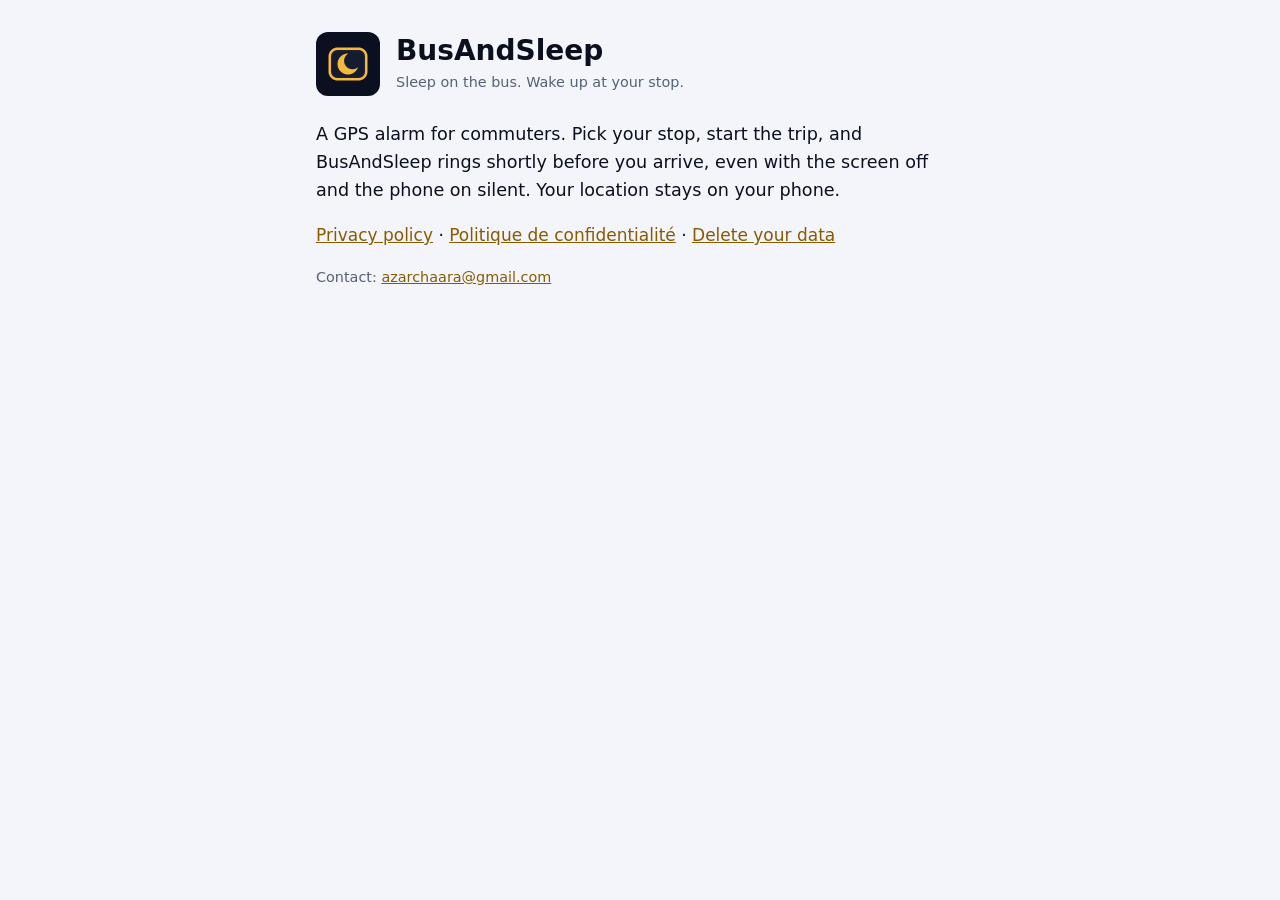
<file: index.html>
<!doctype html>
<html lang="en">
<head>
  <meta charset="utf-8">
  <meta name="viewport" content="width=device-width, initial-scale=1">
  <title>BusAndSleep</title>
  <link rel="icon" href="icon.png">
  <link rel="stylesheet" href="style.css">
</head>
<body>
<main>
  <header>
    <img src="icon.png" alt="" width="64" height="64">
    <div>
      <h1>BusAndSleep</h1>
      <p class="meta">Sleep on the bus. Wake up at your stop.</p>
    </div>
  </header>
  <p class="lead">A GPS alarm for commuters. Pick your stop, start the trip, and BusAndSleep rings shortly before you arrive, even with the screen off and the phone on silent. Your location stays on your phone.</p>
  <p><a href="privacy.html">Privacy policy</a> · <a href="privacy.html#fr">Politique de confidentialité</a> · <a href="delete-data.html">Delete your data</a></p>
  <p class="meta">Contact: <a href="mailto:azarchaara@gmail.com">azarchaara@gmail.com</a></p>
</main>
</body>
</html>
</file>
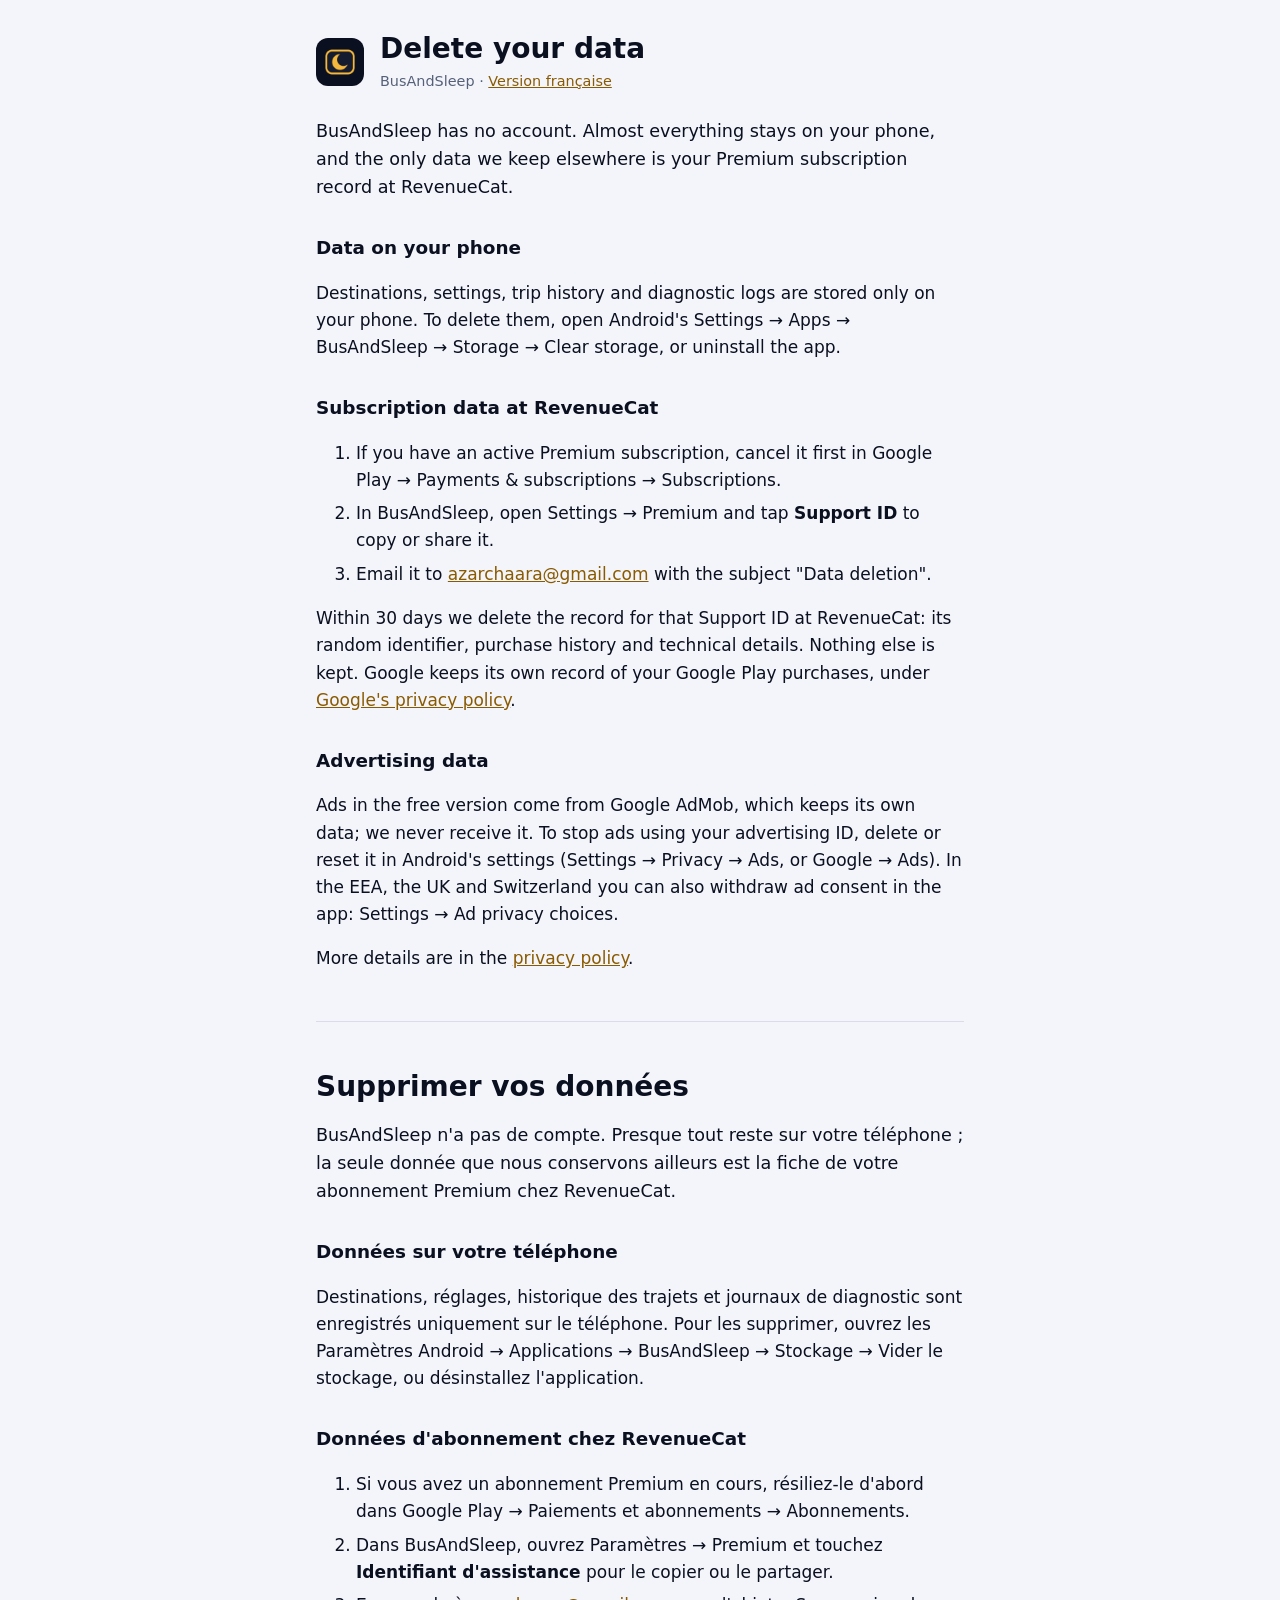
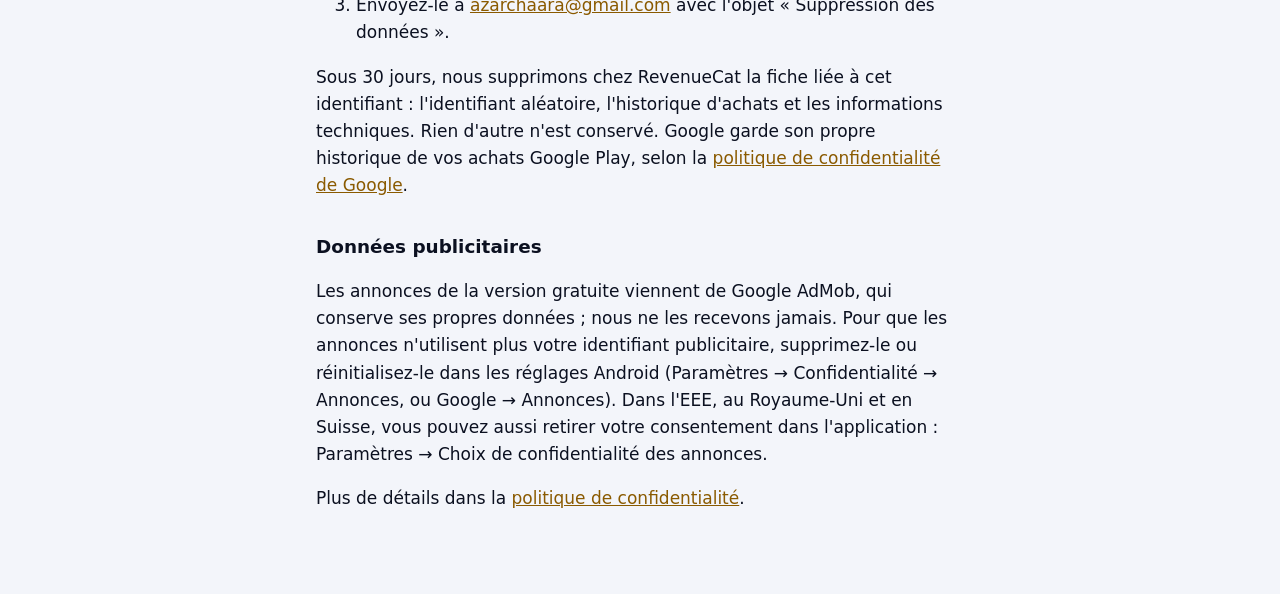
<file: delete-data.html>
<!doctype html>
<html lang="en">
<head>
  <meta charset="utf-8">
  <meta name="viewport" content="width=device-width, initial-scale=1">
  <title>BusAndSleep Data Deletion</title>
  <link rel="icon" href="icon.png">
  <link rel="stylesheet" href="style.css">
</head>
<body>
<main>
  <header>
    <a href="./"><img src="icon.png" alt="" width="48" height="48"></a>
    <div>
      <h1>Delete your data</h1>
      <p class="meta">BusAndSleep · <a href="#fr">Version française</a></p>
    </div>
  </header>

  <section>
    <p class="lead">BusAndSleep has no account. Almost everything stays on your phone, and the only data we keep elsewhere is your Premium subscription record at RevenueCat.</p>
  </section>

  <section>
    <h2>Data on your phone</h2>
    <p>Destinations, settings, trip history and diagnostic logs are stored only on your phone. To delete them, open Android's Settings → Apps → BusAndSleep → Storage → Clear storage, or uninstall the app.</p>
  </section>

  <section>
    <h2>Subscription data at RevenueCat</h2>
    <ol>
      <li>If you have an active Premium subscription, cancel it first in Google Play → Payments &amp; subscriptions → Subscriptions.</li>
      <li>In BusAndSleep, open Settings → Premium and tap <strong>Support ID</strong> to copy or share it.</li>
      <li>Email it to <a href="mailto:azarchaara@gmail.com?subject=BusAndSleep%20data%20deletion">azarchaara@gmail.com</a> with the subject "Data deletion".</li>
    </ol>
    <p>Within 30 days we delete the record for that Support ID at RevenueCat: its random identifier, purchase history and technical details. Nothing else is kept. Google keeps its own record of your Google Play purchases, under <a href="https://policies.google.com/privacy">Google's privacy policy</a>.</p>
    <h2>Advertising data</h2>
    <p>Ads in the free version come from Google AdMob, which keeps its own data; we never receive it. To stop ads using your advertising ID, delete or reset it in Android's settings (Settings → Privacy → Ads, or Google → Ads). In the EEA, the UK and Switzerland you can also withdraw ad consent in the app: Settings → Ad privacy choices.</p>
    <p>More details are in the <a href="privacy.html">privacy policy</a>.</p>
  </section>

  <hr>

  <section id="fr" lang="fr">
    <h1>Supprimer vos données</h1>
    <p class="lead">BusAndSleep n'a pas de compte. Presque tout reste sur votre téléphone ; la seule donnée que nous conservons ailleurs est la fiche de votre abonnement Premium chez RevenueCat.</p>

    <h2>Données sur votre téléphone</h2>
    <p>Destinations, réglages, historique des trajets et journaux de diagnostic sont enregistrés uniquement sur le téléphone. Pour les supprimer, ouvrez les Paramètres Android → Applications → BusAndSleep → Stockage → Vider le stockage, ou désinstallez l'application.</p>

    <h2>Données d'abonnement chez RevenueCat</h2>
    <ol>
      <li>Si vous avez un abonnement Premium en cours, résiliez-le d'abord dans Google Play → Paiements et abonnements → Abonnements.</li>
      <li>Dans BusAndSleep, ouvrez Paramètres → Premium et touchez <strong>Identifiant d'assistance</strong> pour le copier ou le partager.</li>
      <li>Envoyez-le à <a href="mailto:azarchaara@gmail.com?subject=BusAndSleep%20suppression%20des%20donn%C3%A9es">azarchaara@gmail.com</a> avec l'objet « Suppression des données ».</li>
    </ol>
    <p>Sous 30 jours, nous supprimons chez RevenueCat la fiche liée à cet identifiant : l'identifiant aléatoire, l'historique d'achats et les informations techniques. Rien d'autre n'est conservé. Google garde son propre historique de vos achats Google Play, selon la <a href="https://policies.google.com/privacy">politique de confidentialité de Google</a>.</p>
    <h2>Données publicitaires</h2>
    <p>Les annonces de la version gratuite viennent de Google AdMob, qui conserve ses propres données ; nous ne les recevons jamais. Pour que les annonces n'utilisent plus votre identifiant publicitaire, supprimez-le ou réinitialisez-le dans les réglages Android (Paramètres → Confidentialité → Annonces, ou Google → Annonces). Dans l'EEE, au Royaume-Uni et en Suisse, vous pouvez aussi retirer votre consentement dans l'application : Paramètres → Choix de confidentialité des annonces.</p>
    <p>Plus de détails dans la <a href="privacy.html#fr">politique de confidentialité</a>.</p>
  </section>
</main>
</body>
</html>
</file>
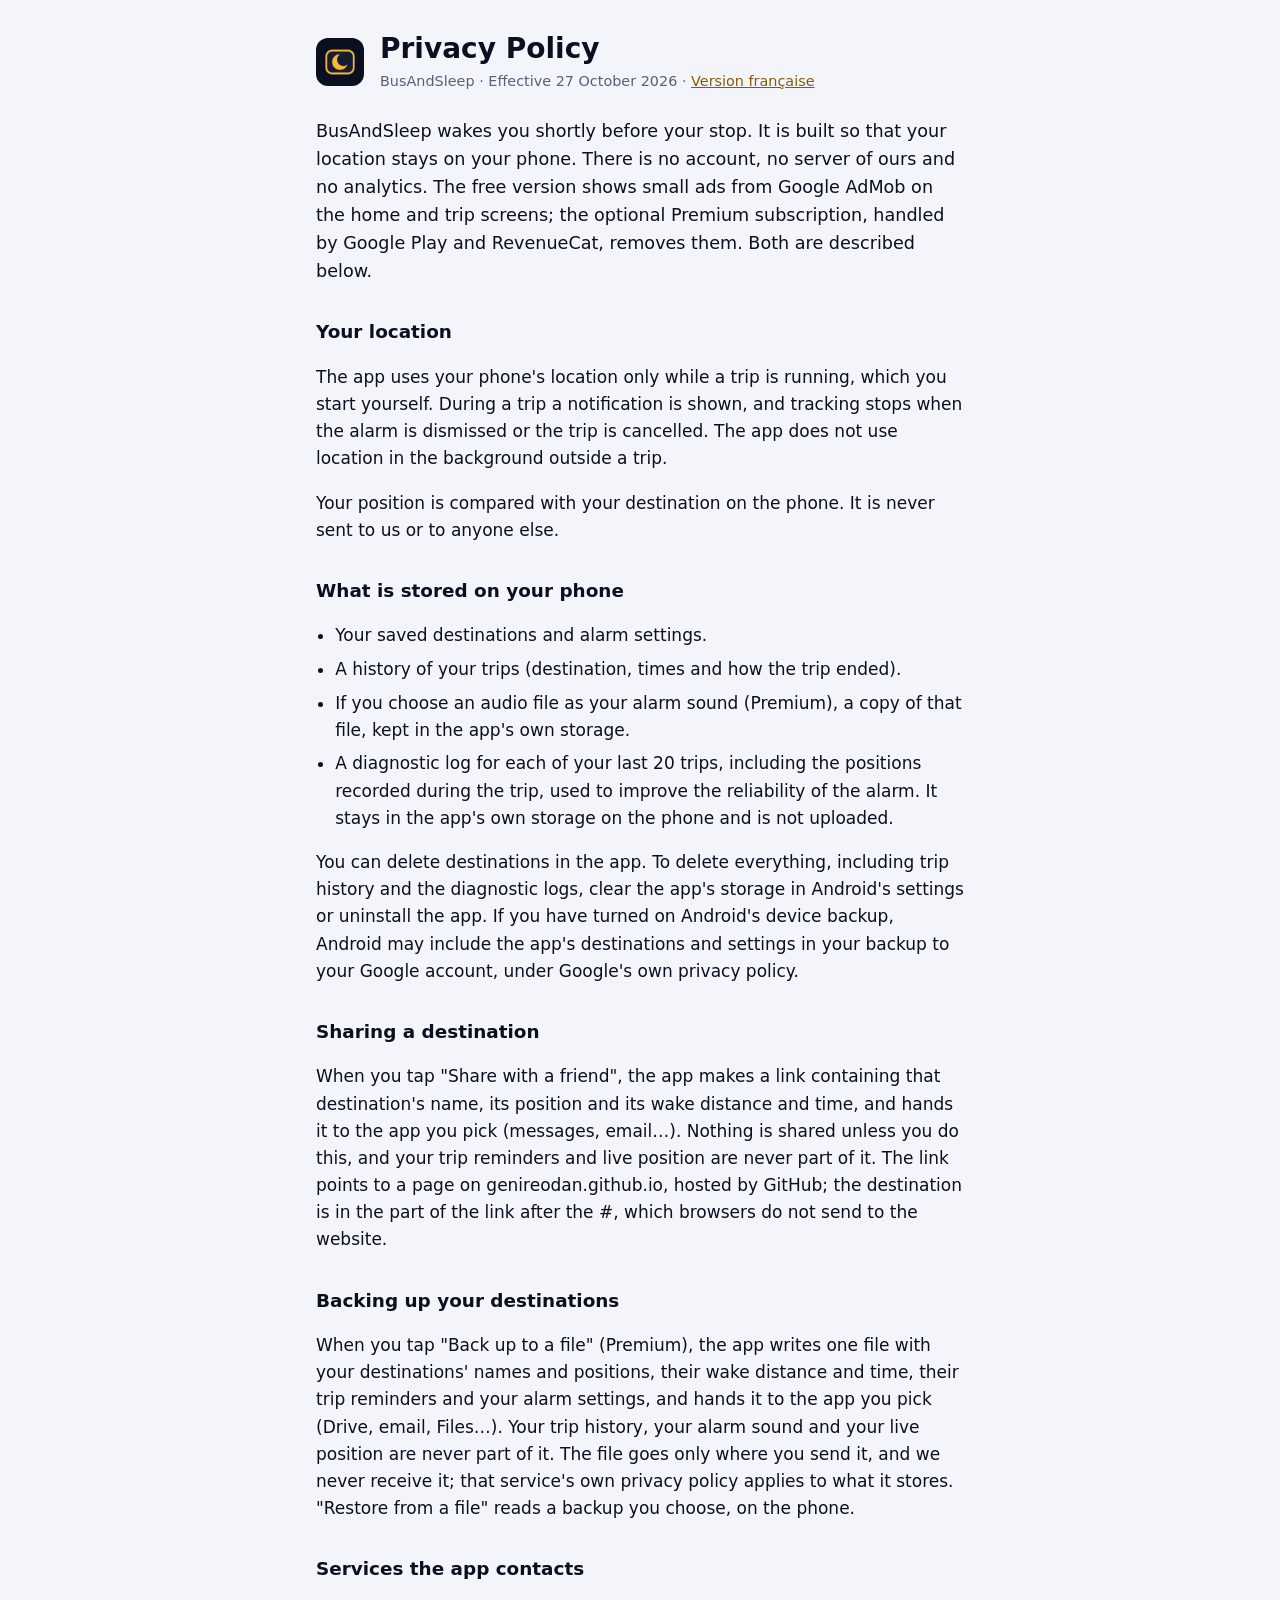
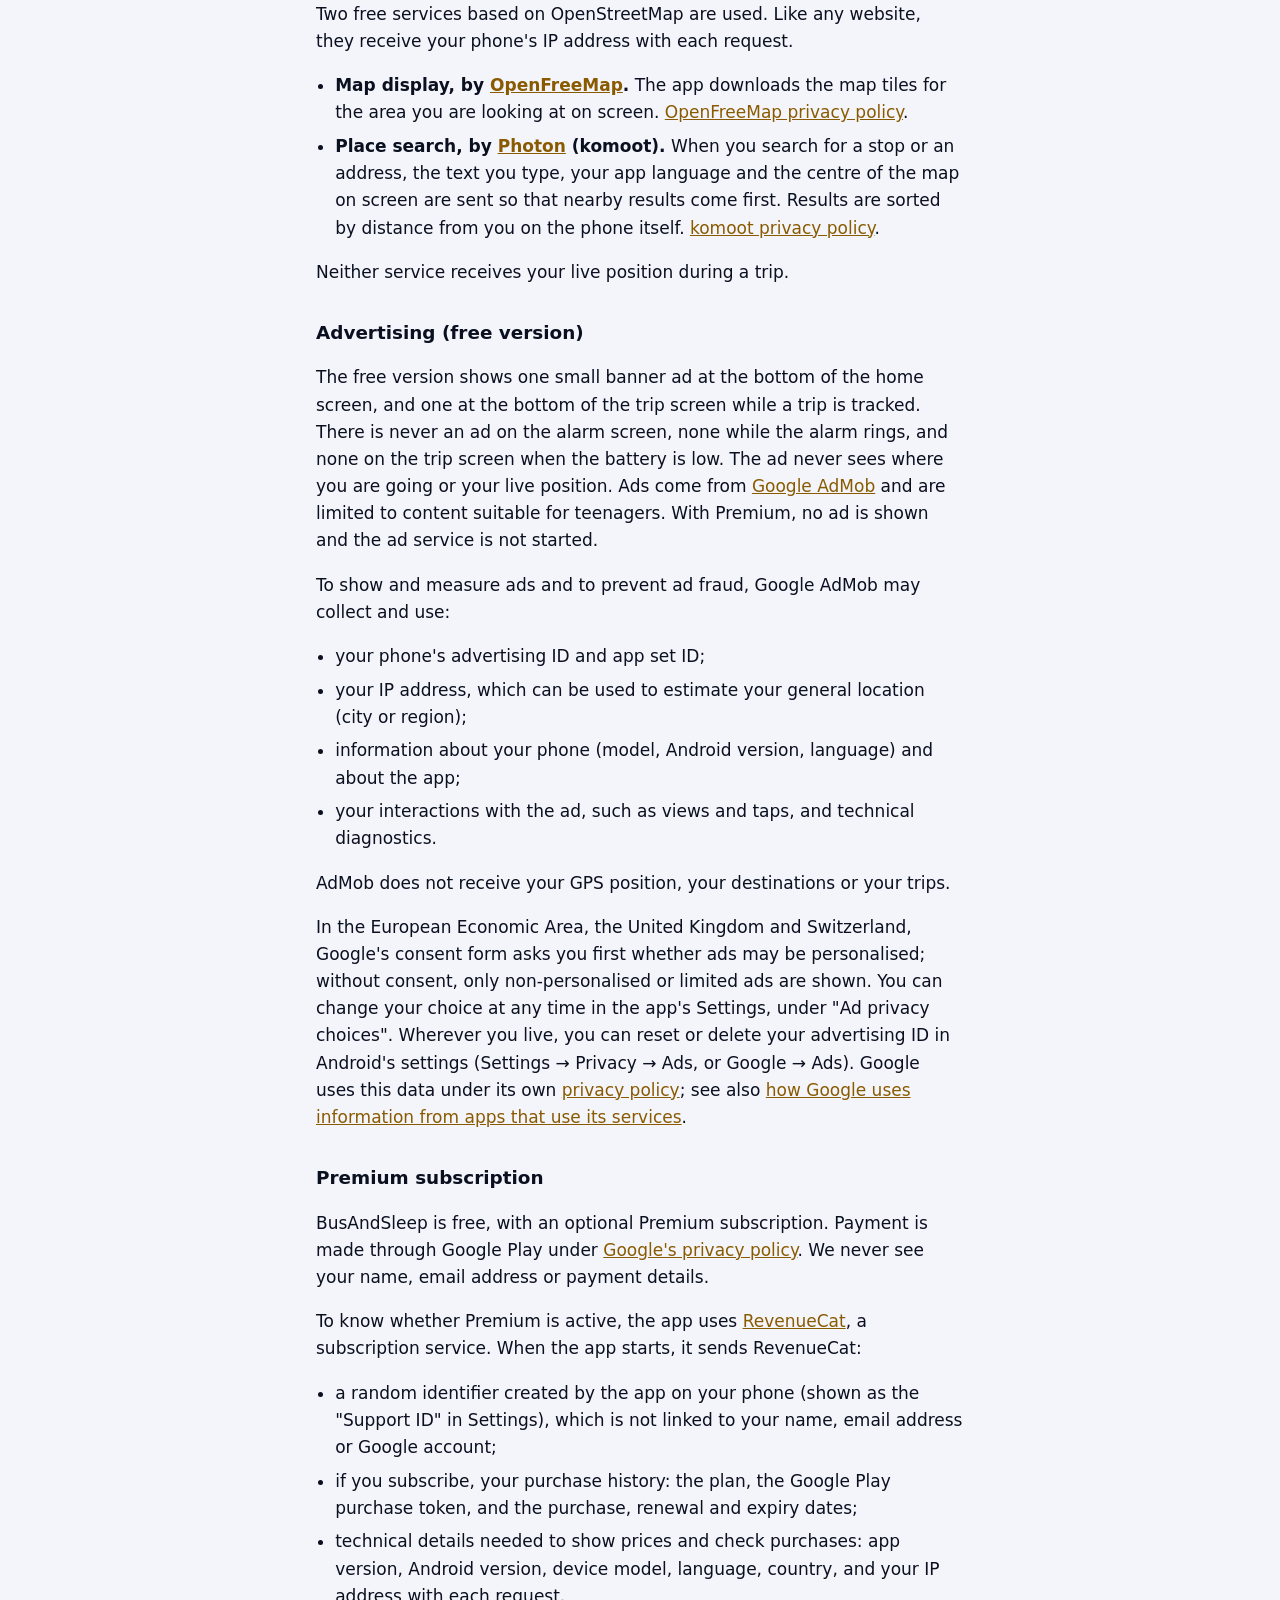
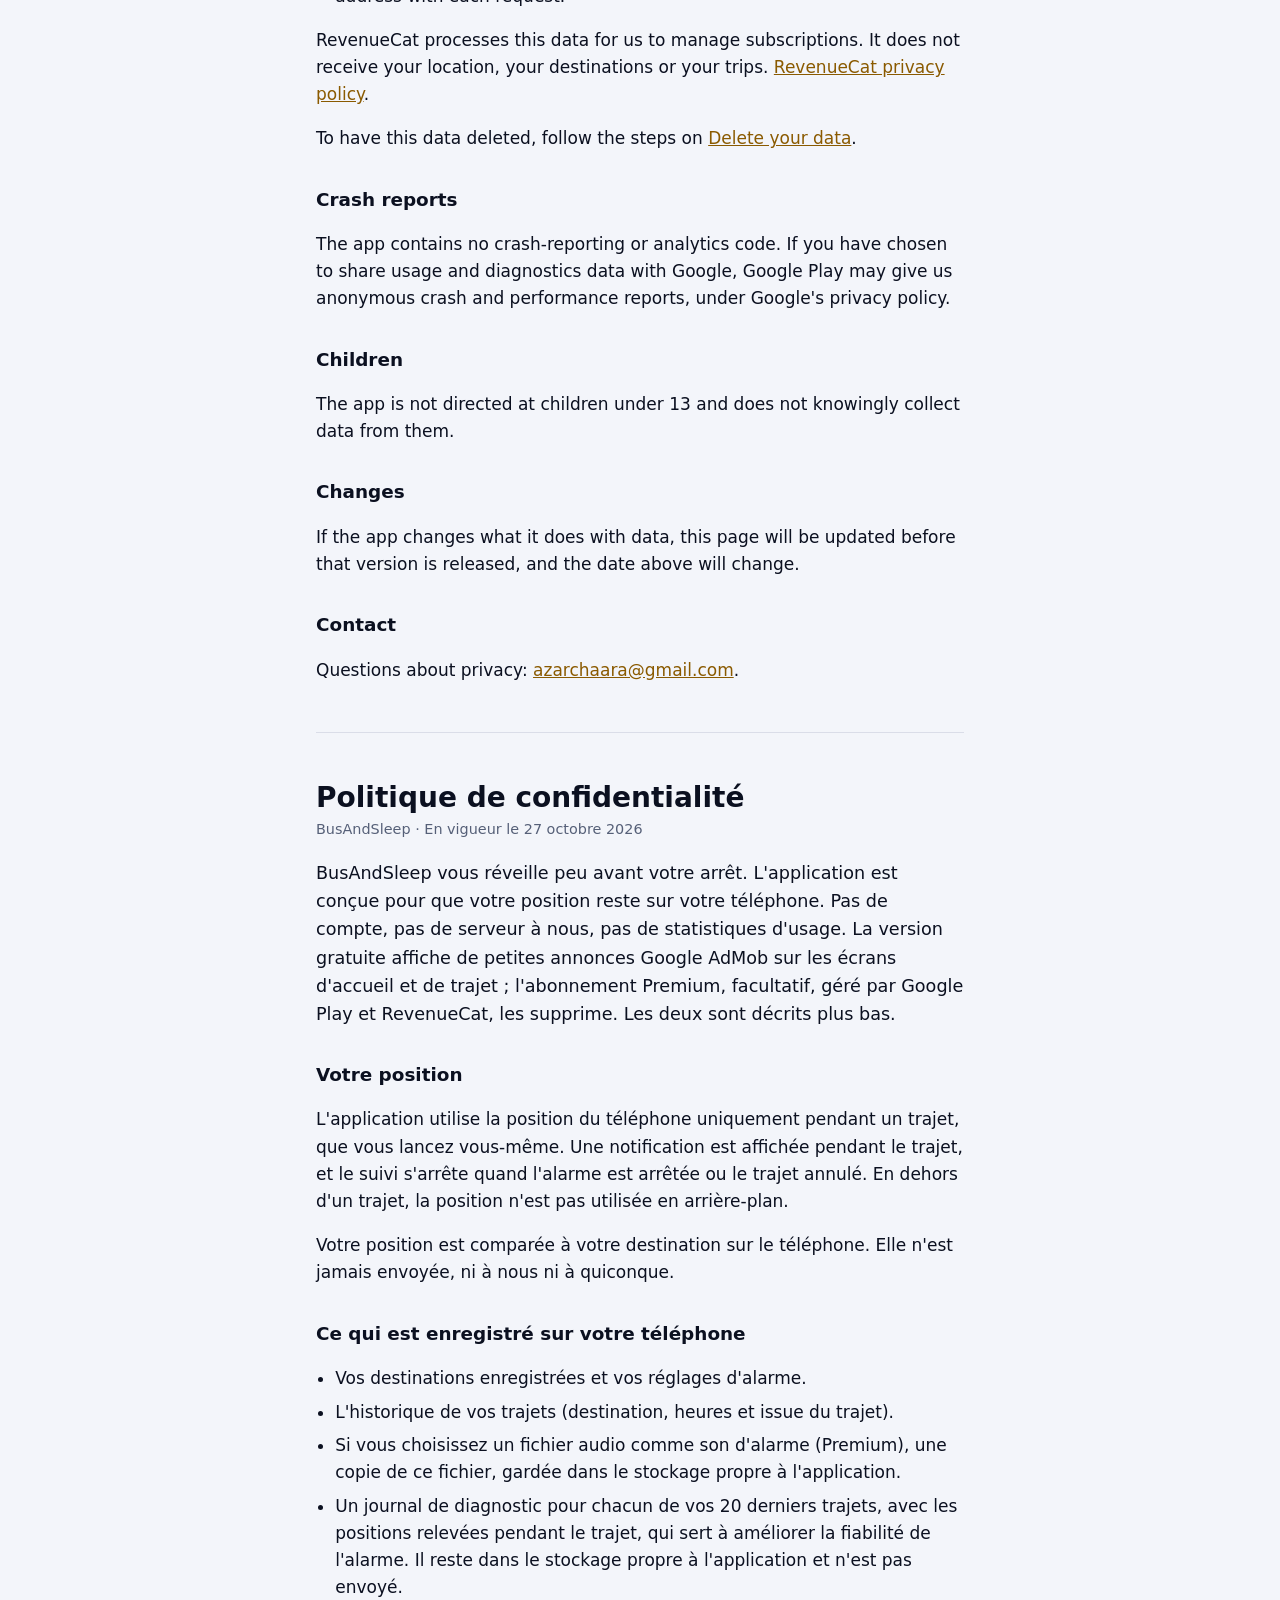
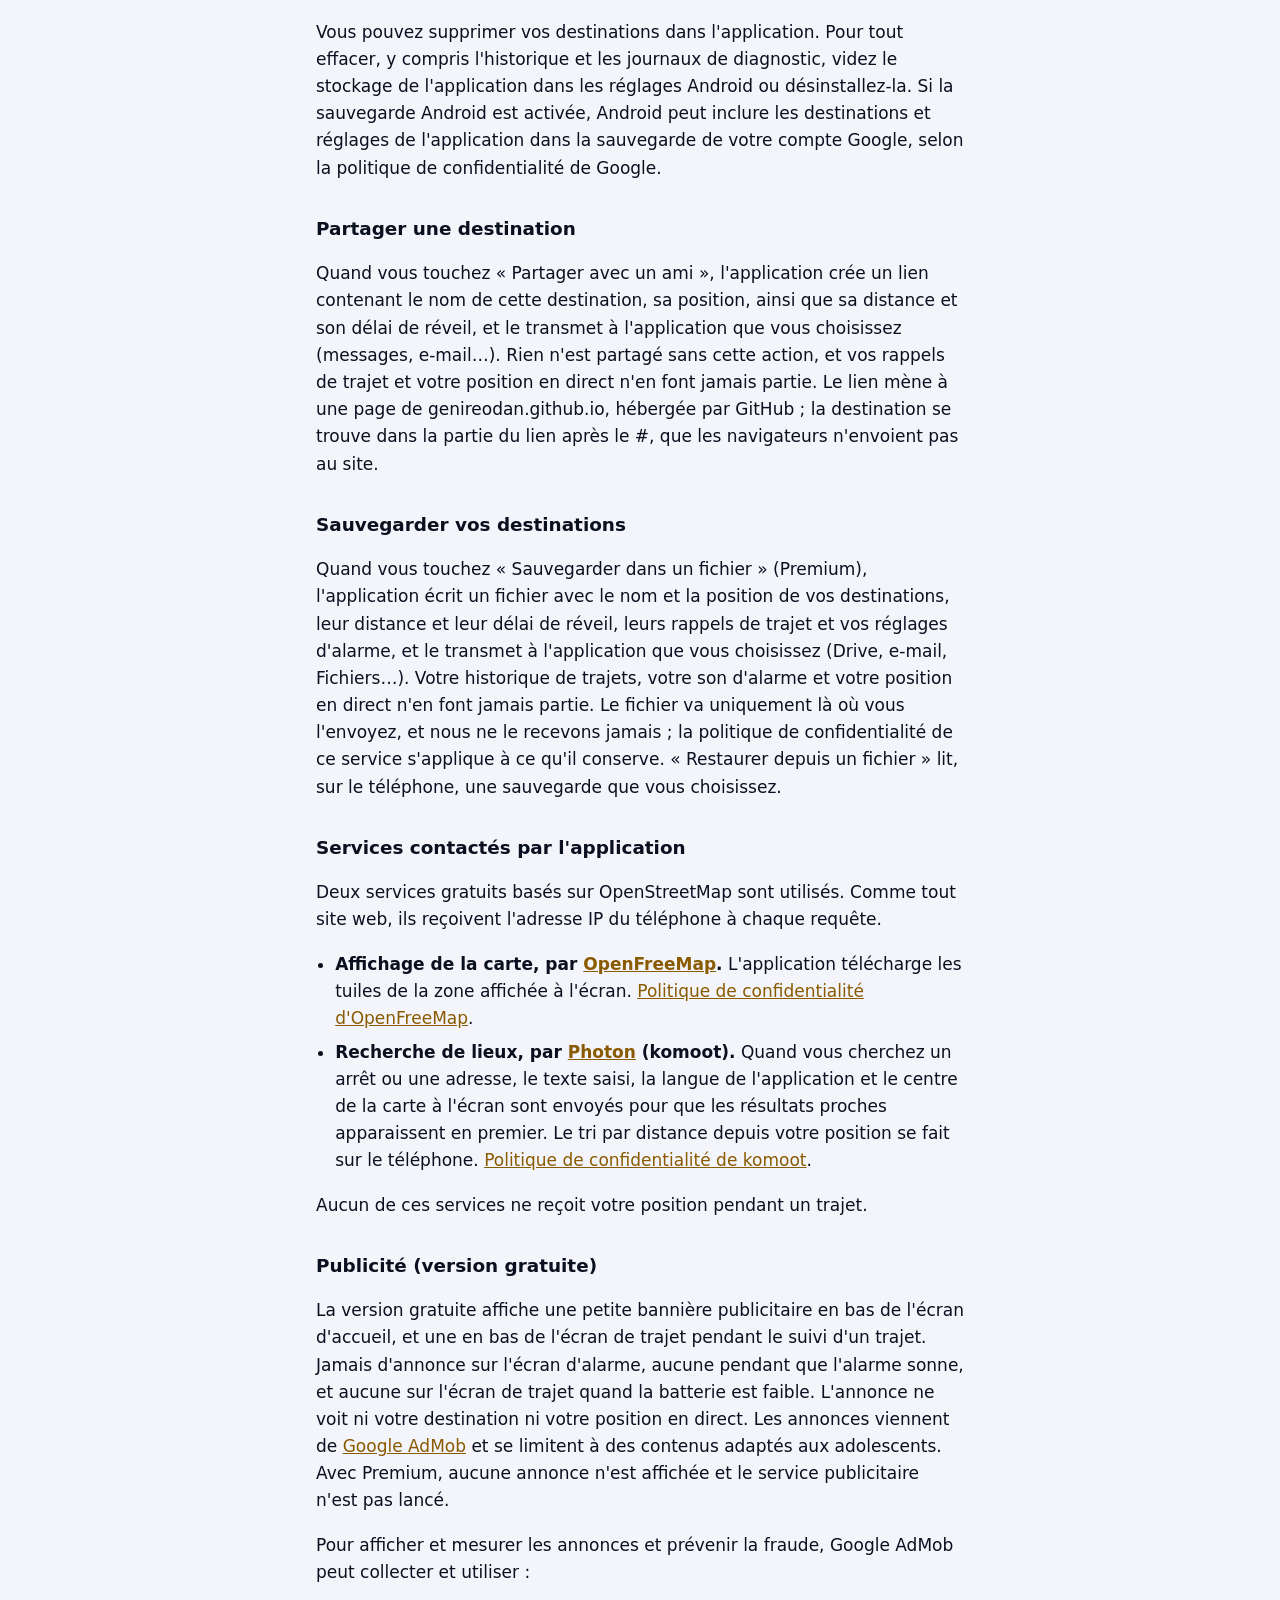
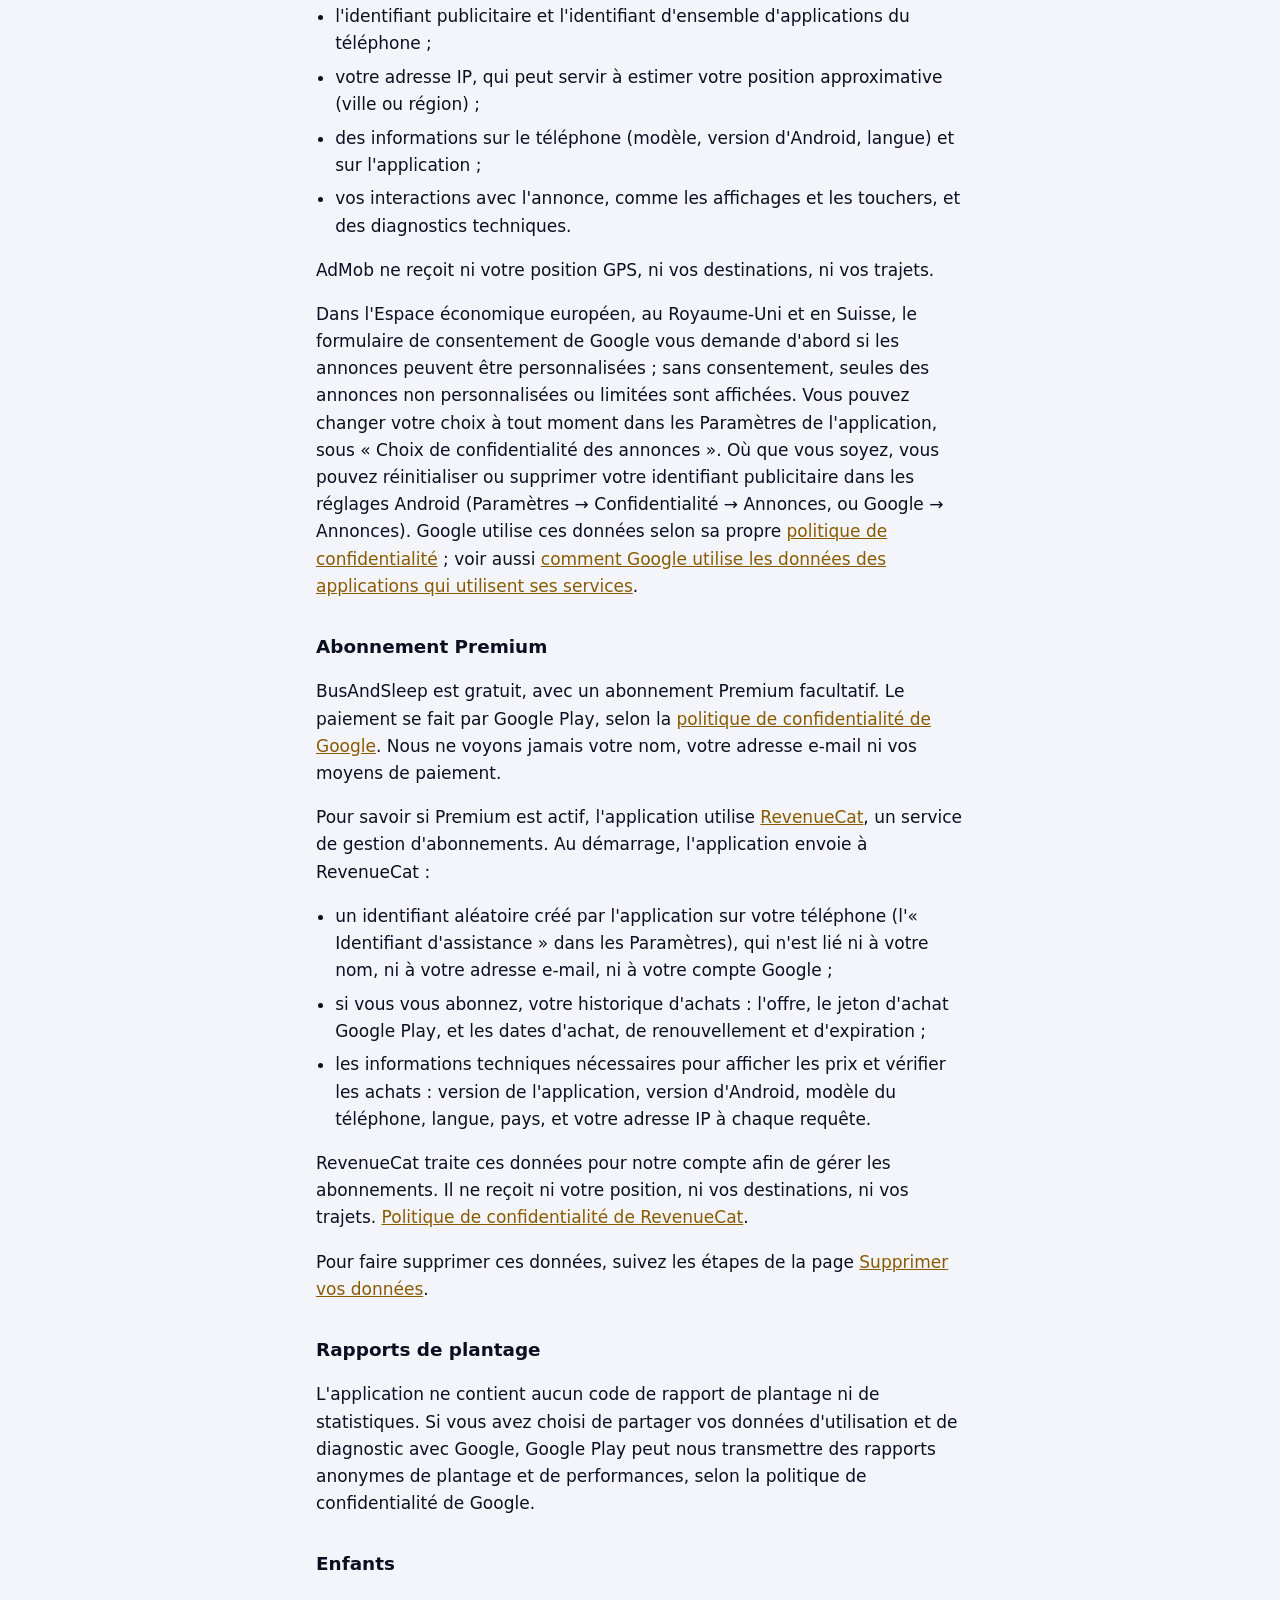
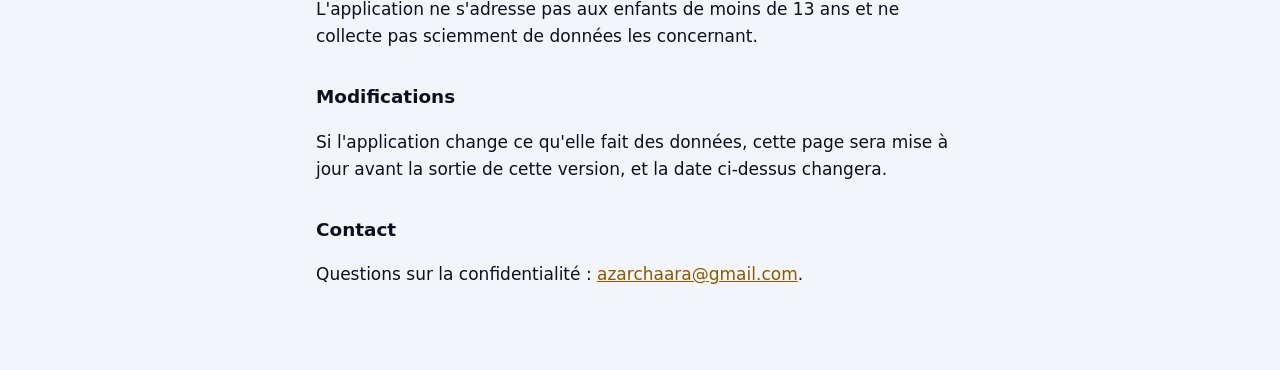
<file: privacy.html>
<!doctype html>
<html lang="en">
<head>
  <meta charset="utf-8">
  <meta name="viewport" content="width=device-width, initial-scale=1">
  <title>BusAndSleep Privacy Policy</title>
  <link rel="icon" href="icon.png">
  <link rel="stylesheet" href="style.css">
</head>
<body>
<main>
  <header>
    <a href="./"><img src="icon.png" alt="" width="48" height="48"></a>
    <div>
      <h1>Privacy Policy</h1>
      <p class="meta">BusAndSleep · Effective 27 October 2026 · <a href="#fr">Version française</a></p>
    </div>
  </header>

  <section>
    <p class="lead">BusAndSleep wakes you shortly before your stop. It is built so that your location stays on your phone. There is no account, no server of ours and no analytics. The free version shows small ads from Google AdMob on the home and trip screens; the optional Premium subscription, handled by Google Play and RevenueCat, removes them. Both are described below.</p>
  </section>

  <section>
    <h2>Your location</h2>
    <p>The app uses your phone's location only while a trip is running, which you start yourself. During a trip a notification is shown, and tracking stops when the alarm is dismissed or the trip is cancelled. The app does not use location in the background outside a trip.</p>
    <p>Your position is compared with your destination on the phone. It is never sent to us or to anyone else.</p>
  </section>

  <section>
    <h2>What is stored on your phone</h2>
    <ul>
      <li>Your saved destinations and alarm settings.</li>
      <li>A history of your trips (destination, times and how the trip ended).</li>
      <li>If you choose an audio file as your alarm sound (Premium), a copy of that file, kept in the app's own storage.</li>
      <li>A diagnostic log for each of your last 20 trips, including the positions recorded during the trip, used to improve the reliability of the alarm. It stays in the app's own storage on the phone and is not uploaded.</li>
    </ul>
    <p>You can delete destinations in the app. To delete everything, including trip history and the diagnostic logs, clear the app's storage in Android's settings or uninstall the app. If you have turned on Android's device backup, Android may include the app's destinations and settings in your backup to your Google account, under Google's own privacy policy.</p>
  </section>

  <section>
    <h2>Sharing a destination</h2>
    <p>When you tap "Share with a friend", the app makes a link containing that destination's name, its position and its wake distance and time, and hands it to the app you pick (messages, email…). Nothing is shared unless you do this, and your trip reminders and live position are never part of it. The link points to a page on genireodan.github.io, hosted by GitHub; the destination is in the part of the link after the #, which browsers do not send to the website.</p>
  </section>

  <section>
    <h2>Backing up your destinations</h2>
    <p>When you tap "Back up to a file" (Premium), the app writes one file with your destinations' names and positions, their wake distance and time, their trip reminders and your alarm settings, and hands it to the app you pick (Drive, email, Files…). Your trip history, your alarm sound and your live position are never part of it. The file goes only where you send it, and we never receive it; that service's own privacy policy applies to what it stores. "Restore from a file" reads a backup you choose, on the phone.</p>
  </section>

  <section>
    <h2>Services the app contacts</h2>
    <p>Two free services based on OpenStreetMap are used. Like any website, they receive your phone's IP address with each request.</p>
    <ul>
      <li><strong>Map display, by <a href="https://openfreemap.org/">OpenFreeMap</a>.</strong> The app downloads the map tiles for the area you are looking at on screen. <a href="https://openfreemap.org/privacy/">OpenFreeMap privacy policy</a>.</li>
      <li><strong>Place search, by <a href="https://photon.komoot.io/">Photon</a> (komoot).</strong> When you search for a stop or an address, the text you type, your app language and the centre of the map on screen are sent so that nearby results come first. Results are sorted by distance from you on the phone itself. <a href="https://www.komoot.com/privacy">komoot privacy policy</a>.</li>
    </ul>
    <p>Neither service receives your live position during a trip.</p>
  </section>

  <section>
    <h2>Advertising (free version)</h2>
    <p>The free version shows one small banner ad at the bottom of the home screen, and one at the bottom of the trip screen while a trip is tracked. There is never an ad on the alarm screen, none while the alarm rings, and none on the trip screen when the battery is low. The ad never sees where you are going or your live position. Ads come from <a href="https://admob.google.com/">Google AdMob</a> and are limited to content suitable for teenagers. With Premium, no ad is shown and the ad service is not started.</p>
    <p>To show and measure ads and to prevent ad fraud, Google AdMob may collect and use:</p>
    <ul>
      <li>your phone's advertising ID and app set ID;</li>
      <li>your IP address, which can be used to estimate your general location (city or region);</li>
      <li>information about your phone (model, Android version, language) and about the app;</li>
      <li>your interactions with the ad, such as views and taps, and technical diagnostics.</li>
    </ul>
    <p>AdMob does not receive your GPS position, your destinations or your trips.</p>
    <p>In the European Economic Area, the United Kingdom and Switzerland, Google's consent form asks you first whether ads may be personalised; without consent, only non-personalised or limited ads are shown. You can change your choice at any time in the app's Settings, under "Ad privacy choices". Wherever you live, you can reset or delete your advertising ID in Android's settings (Settings → Privacy → Ads, or Google → Ads). Google uses this data under its own <a href="https://policies.google.com/privacy">privacy policy</a>; see also <a href="https://policies.google.com/technologies/partner-sites">how Google uses information from apps that use its services</a>.</p>
  </section>

  <section>
    <h2>Premium subscription</h2>
    <p>BusAndSleep is free, with an optional Premium subscription. Payment is made through Google Play under <a href="https://policies.google.com/privacy">Google's privacy policy</a>. We never see your name, email address or payment details.</p>
    <p>To know whether Premium is active, the app uses <a href="https://www.revenuecat.com/">RevenueCat</a>, a subscription service. When the app starts, it sends RevenueCat:</p>
    <ul>
      <li>a random identifier created by the app on your phone (shown as the "Support ID" in Settings), which is not linked to your name, email address or Google account;</li>
      <li>if you subscribe, your purchase history: the plan, the Google Play purchase token, and the purchase, renewal and expiry dates;</li>
      <li>technical details needed to show prices and check purchases: app version, Android version, device model, language, country, and your IP address with each request.</li>
    </ul>
    <p>RevenueCat processes this data for us to manage subscriptions. It does not receive your location, your destinations or your trips. <a href="https://www.revenuecat.com/privacy">RevenueCat privacy policy</a>.</p>
    <p>To have this data deleted, follow the steps on <a href="delete-data.html">Delete your data</a>.</p>
  </section>

  <section>
    <h2>Crash reports</h2>
    <p>The app contains no crash-reporting or analytics code. If you have chosen to share usage and diagnostics data with Google, Google Play may give us anonymous crash and performance reports, under Google's privacy policy.</p>
  </section>

  <section>
    <h2>Children</h2>
    <p>The app is not directed at children under 13 and does not knowingly collect data from them.</p>
  </section>

  <section>
    <h2>Changes</h2>
    <p>If the app changes what it does with data, this page will be updated before that version is released, and the date above will change.</p>
  </section>

  <section>
    <h2>Contact</h2>
    <p>Questions about privacy: <a href="mailto:azarchaara@gmail.com">azarchaara@gmail.com</a>.</p>
  </section>

  <hr>

  <section id="fr" lang="fr">
    <h1>Politique de confidentialité</h1>
    <p class="meta">BusAndSleep · En vigueur le 27 octobre 2026</p>

    <p class="lead">BusAndSleep vous réveille peu avant votre arrêt. L'application est conçue pour que votre position reste sur votre téléphone. Pas de compte, pas de serveur à nous, pas de statistiques d'usage. La version gratuite affiche de petites annonces Google AdMob sur les écrans d'accueil et de trajet ; l'abonnement Premium, facultatif, géré par Google Play et RevenueCat, les supprime. Les deux sont décrits plus bas.</p>

    <h2>Votre position</h2>
    <p>L'application utilise la position du téléphone uniquement pendant un trajet, que vous lancez vous-même. Une notification est affichée pendant le trajet, et le suivi s'arrête quand l'alarme est arrêtée ou le trajet annulé. En dehors d'un trajet, la position n'est pas utilisée en arrière-plan.</p>
    <p>Votre position est comparée à votre destination sur le téléphone. Elle n'est jamais envoyée, ni à nous ni à quiconque.</p>

    <h2>Ce qui est enregistré sur votre téléphone</h2>
    <ul>
      <li>Vos destinations enregistrées et vos réglages d'alarme.</li>
      <li>L'historique de vos trajets (destination, heures et issue du trajet).</li>
      <li>Si vous choisissez un fichier audio comme son d'alarme (Premium), une copie de ce fichier, gardée dans le stockage propre à l'application.</li>
      <li>Un journal de diagnostic pour chacun de vos 20 derniers trajets, avec les positions relevées pendant le trajet, qui sert à améliorer la fiabilité de l'alarme. Il reste dans le stockage propre à l'application et n'est pas envoyé.</li>
    </ul>
    <p>Vous pouvez supprimer vos destinations dans l'application. Pour tout effacer, y compris l'historique et les journaux de diagnostic, videz le stockage de l'application dans les réglages Android ou désinstallez-la. Si la sauvegarde Android est activée, Android peut inclure les destinations et réglages de l'application dans la sauvegarde de votre compte Google, selon la politique de confidentialité de Google.</p>

    <h2>Partager une destination</h2>
    <p>Quand vous touchez « Partager avec un ami », l'application crée un lien contenant le nom de cette destination, sa position, ainsi que sa distance et son délai de réveil, et le transmet à l'application que vous choisissez (messages, e-mail…). Rien n'est partagé sans cette action, et vos rappels de trajet et votre position en direct n'en font jamais partie. Le lien mène à une page de genireodan.github.io, hébergée par GitHub ; la destination se trouve dans la partie du lien après le #, que les navigateurs n'envoient pas au site.</p>

    <h2>Sauvegarder vos destinations</h2>
    <p>Quand vous touchez « Sauvegarder dans un fichier » (Premium), l'application écrit un fichier avec le nom et la position de vos destinations, leur distance et leur délai de réveil, leurs rappels de trajet et vos réglages d'alarme, et le transmet à l'application que vous choisissez (Drive, e-mail, Fichiers…). Votre historique de trajets, votre son d'alarme et votre position en direct n'en font jamais partie. Le fichier va uniquement là où vous l'envoyez, et nous ne le recevons jamais ; la politique de confidentialité de ce service s'applique à ce qu'il conserve. « Restaurer depuis un fichier » lit, sur le téléphone, une sauvegarde que vous choisissez.</p>

    <h2>Services contactés par l'application</h2>
    <p>Deux services gratuits basés sur OpenStreetMap sont utilisés. Comme tout site web, ils reçoivent l'adresse IP du téléphone à chaque requête.</p>
    <ul>
      <li><strong>Affichage de la carte, par <a href="https://openfreemap.org/">OpenFreeMap</a>.</strong> L'application télécharge les tuiles de la zone affichée à l'écran. <a href="https://openfreemap.org/privacy/">Politique de confidentialité d'OpenFreeMap</a>.</li>
      <li><strong>Recherche de lieux, par <a href="https://photon.komoot.io/">Photon</a> (komoot).</strong> Quand vous cherchez un arrêt ou une adresse, le texte saisi, la langue de l'application et le centre de la carte à l'écran sont envoyés pour que les résultats proches apparaissent en premier. Le tri par distance depuis votre position se fait sur le téléphone. <a href="https://www.komoot.com/privacy">Politique de confidentialité de komoot</a>.</li>
    </ul>
    <p>Aucun de ces services ne reçoit votre position pendant un trajet.</p>

    <h2>Publicité (version gratuite)</h2>
    <p>La version gratuite affiche une petite bannière publicitaire en bas de l'écran d'accueil, et une en bas de l'écran de trajet pendant le suivi d'un trajet. Jamais d'annonce sur l'écran d'alarme, aucune pendant que l'alarme sonne, et aucune sur l'écran de trajet quand la batterie est faible. L'annonce ne voit ni votre destination ni votre position en direct. Les annonces viennent de <a href="https://admob.google.com/">Google AdMob</a> et se limitent à des contenus adaptés aux adolescents. Avec Premium, aucune annonce n'est affichée et le service publicitaire n'est pas lancé.</p>
    <p>Pour afficher et mesurer les annonces et prévenir la fraude, Google AdMob peut collecter et utiliser :</p>
    <ul>
      <li>l'identifiant publicitaire et l'identifiant d'ensemble d'applications du téléphone ;</li>
      <li>votre adresse IP, qui peut servir à estimer votre position approximative (ville ou région) ;</li>
      <li>des informations sur le téléphone (modèle, version d'Android, langue) et sur l'application ;</li>
      <li>vos interactions avec l'annonce, comme les affichages et les touchers, et des diagnostics techniques.</li>
    </ul>
    <p>AdMob ne reçoit ni votre position GPS, ni vos destinations, ni vos trajets.</p>
    <p>Dans l'Espace économique européen, au Royaume-Uni et en Suisse, le formulaire de consentement de Google vous demande d'abord si les annonces peuvent être personnalisées ; sans consentement, seules des annonces non personnalisées ou limitées sont affichées. Vous pouvez changer votre choix à tout moment dans les Paramètres de l'application, sous « Choix de confidentialité des annonces ». Où que vous soyez, vous pouvez réinitialiser ou supprimer votre identifiant publicitaire dans les réglages Android (Paramètres → Confidentialité → Annonces, ou Google → Annonces). Google utilise ces données selon sa propre <a href="https://policies.google.com/privacy">politique de confidentialité</a> ; voir aussi <a href="https://policies.google.com/technologies/partner-sites">comment Google utilise les données des applications qui utilisent ses services</a>.</p>

    <h2>Abonnement Premium</h2>
    <p>BusAndSleep est gratuit, avec un abonnement Premium facultatif. Le paiement se fait par Google Play, selon la <a href="https://policies.google.com/privacy">politique de confidentialité de Google</a>. Nous ne voyons jamais votre nom, votre adresse e-mail ni vos moyens de paiement.</p>
    <p>Pour savoir si Premium est actif, l'application utilise <a href="https://www.revenuecat.com/">RevenueCat</a>, un service de gestion d'abonnements. Au démarrage, l'application envoie à RevenueCat :</p>
    <ul>
      <li>un identifiant aléatoire créé par l'application sur votre téléphone (l'« Identifiant d'assistance » dans les Paramètres), qui n'est lié ni à votre nom, ni à votre adresse e-mail, ni à votre compte Google ;</li>
      <li>si vous vous abonnez, votre historique d'achats : l'offre, le jeton d'achat Google Play, et les dates d'achat, de renouvellement et d'expiration ;</li>
      <li>les informations techniques nécessaires pour afficher les prix et vérifier les achats : version de l'application, version d'Android, modèle du téléphone, langue, pays, et votre adresse IP à chaque requête.</li>
    </ul>
    <p>RevenueCat traite ces données pour notre compte afin de gérer les abonnements. Il ne reçoit ni votre position, ni vos destinations, ni vos trajets. <a href="https://www.revenuecat.com/privacy">Politique de confidentialité de RevenueCat</a>.</p>
    <p>Pour faire supprimer ces données, suivez les étapes de la page <a href="delete-data.html#fr">Supprimer vos données</a>.</p>

    <h2>Rapports de plantage</h2>
    <p>L'application ne contient aucun code de rapport de plantage ni de statistiques. Si vous avez choisi de partager vos données d'utilisation et de diagnostic avec Google, Google Play peut nous transmettre des rapports anonymes de plantage et de performances, selon la politique de confidentialité de Google.</p>

    <h2>Enfants</h2>
    <p>L'application ne s'adresse pas aux enfants de moins de 13 ans et ne collecte pas sciemment de données les concernant.</p>

    <h2>Modifications</h2>
    <p>Si l'application change ce qu'elle fait des données, cette page sera mise à jour avant la sortie de cette version, et la date ci-dessus changera.</p>

    <h2>Contact</h2>
    <p>Questions sur la confidentialité : <a href="mailto:azarchaara@gmail.com">azarchaara@gmail.com</a>.</p>
  </section>
</main>
</body>
</html>
</file>
<file: style.css>
:root {
  --bg: #F3F5FA;
  --text: #0B1020;
  --muted: #566078;
  --accent: #8A5A00;
  --line: #DADDE8;
}
@media (prefers-color-scheme: dark) {
  :root {
    --bg: #0A0F1E;
    --text: #F2F4FA;
    --muted: #A3ACC4;
    --accent: #F5B83D;
    --line: #262C44;
  }
}
* { box-sizing: border-box; }
body {
  margin: 0;
  background: var(--bg);
  color: var(--text);
  font: 17px/1.6 system-ui, -apple-system, "Segoe UI", Roboto, sans-serif;
}
main { max-width: 680px; margin: 0 auto; padding: 32px 16px 64px; }
header { display: flex; gap: 16px; align-items: center; margin-bottom: 24px; }
header img { border-radius: 12px; display: block; }
h1 { font-size: 1.75rem; line-height: 1.2; margin: 0; }
h2 { font-size: 1.15rem; margin: 2rem 0 0.5rem; }
.meta { color: var(--muted); font-size: 0.9rem; margin: 4px 0 0; }
.lead { font-size: 1.1rem; }
a { color: var(--accent); }
hr { border: 0; border-top: 1px solid var(--line); margin: 48px 0; }
ul { padding-left: 1.2rem; }
li { margin-bottom: 0.4rem; }
</file>
